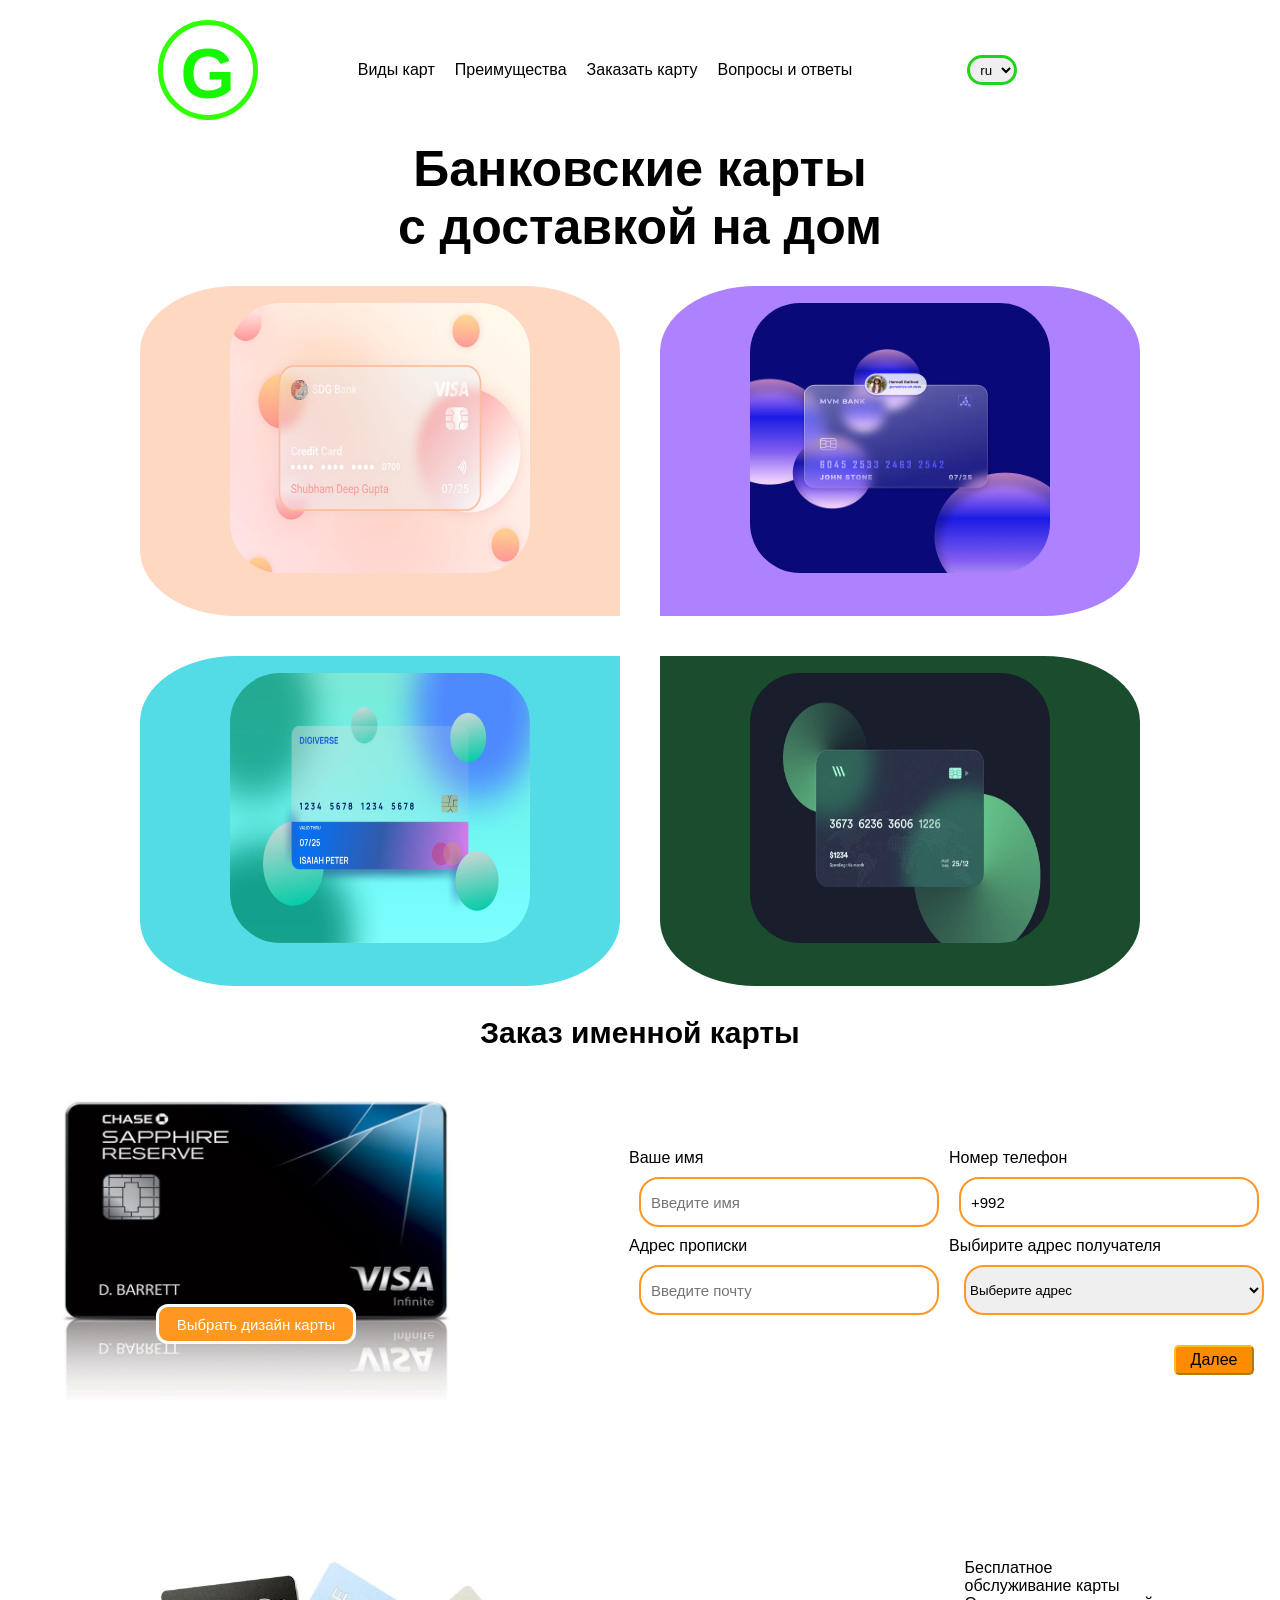
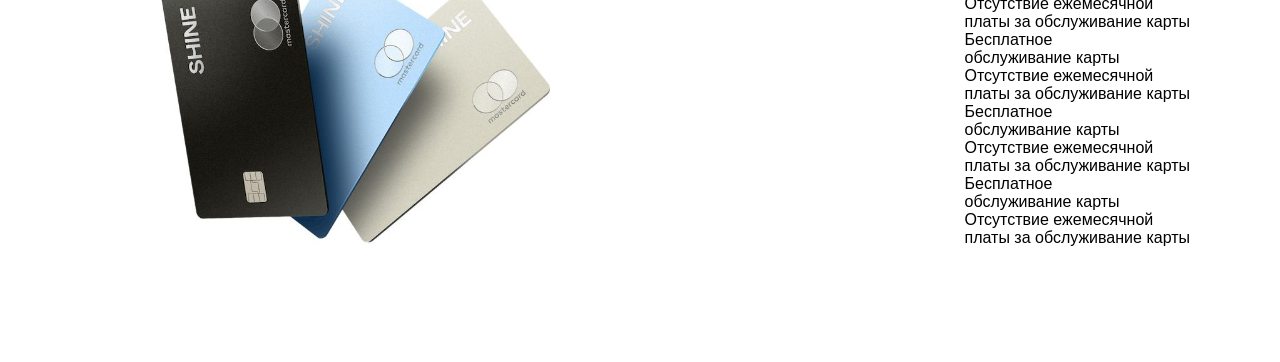
<file: card.html>
<!DOCTYPE html>
<html lang="en">
<head>
    <meta charset="UTF-8">
    <meta name="viewport" content="width=device-width, initial-scale=1.0">
    <title> Наша карта</title>
    <link rel="icon" href="img/letter-g.png">
    <link rel="stylesheet" href="Карты.css">
</head>
<body>
    <header class="header">
            <div>
                 <div class="circle">
        <div class="text-city">G</div>
                </div>
            </div>
            <div>
                <ul class="li-box">

                <li>Виды карт</li>
                <li>Преимущества</li>
                <li>Заказать карту</li>
                <li>Вопросы и ответы</li>

                </ul>
            </div>
            <select class="select">
                <option value="russia">ru</option>
                <option value="english">en</option>
            </select>
            <div>    
            </div>
      
    </header>


    <div class="bank-card-text">
        <p>Банковские карты</p> 
        <p>с доставкой на дом</p>
    </div>

    <div class="box-flex">
    <div>
    <div class="box">
            <div class="box1"> 
                <div class="img-card">
                <img src="img/card-pink.png" alt="card" width="300px" height="270px" ></div>
                <p>Именные карты</p>
            </div>

            <div class="box2">
                <div class="img-card">
                <img src="img/card-violet.png" alt="card" width="300px" height="270px" ></div>
                  <p>Кобрендовые карты</p>

            </div>

            <div class="box3">
                <div class="img-card">
                <img src="img/card-light-green.png" alt="card" width="300px" height="270px" ></div>
                 <p>G-карты</p>
                  </div>
                 

            <div class="box4">
                <div class="img-card">
                <img src="img/card-hardgreen.png" alt="card" width="300px" height="270px" ></div>
                <p>Зарплатные карты</p>
            </div>
        </div></div>
    </div>

    <div class="bank-card-text1">
        <p>Заказ именной карты</p>
    </div>

    <div class="order-flex">
        <div>
        <div>
            <img src="img/card-order.png" alt="order" width="500px" height="300px">
           
        </div>
        <div style="display: flex; justify-content: center; position: relative; top: -100px;">
         <button id="disign">Выбрать дизайн карты</button>
         </div>
        </div>

        <div>
        <div class="input-order">
            
            <div class="input">
                <p>Ваше имя</p>
                <input type="text" placeholder="Введите имя" required>

                <p>Адрес прописки</p>
                <input type="mailto" placeholder="Введите почту" required>
            </div>

            <div class="input">
                <p>Номер телефон</p>
                <input type="tel" value="+992" placeholder="+992-000-000-000" required >
                <p>Выбирите адрес получателя</p>
                <select class="order-select">
                    <option value="choose" selected>Выберите адрес</option>
                    <option value="address1">Офис г.Душанбе.Сохили.5</option>
                    <option value="address2">Офис г.Душанбе ул. Рудаки 96</option>
                    <option value="address3">доставкой (25 сомони)</option>
                </select>
               
            </div>
            
        </div>
         <button type="submit" id="button-order">Далее</button>
</div>
</div>

<div class="card-flex">
    <div>
        <img src="img/card.three.png" alt="card" width="500px">
    </div>
    <div>
        <div class="card-flex2">
        <div>
      <p>
        Бесплатное 
      </p>
      <p>
        обслуживание карты
      </p>
      <p>
        Отсутствие ежемесячной 
      </p>
      <p>платы за обслуживание карты</p>
      </div>

       <div>
      <p>
        Бесплатное 
      </p>
      <p>
        обслуживание карты
      </p>
      <p>
        Отсутствие ежемесячной 
      </p>
      <p>платы за обслуживание карты</p>
      </div>

       <div>
      <p>
        Бесплатное 
      </p>
      <p>
        обслуживание карты
      </p>
      <p>
        Отсутствие ежемесячной 
      </p>
      <p>платы за обслуживание карты</p>
      </div>

       <div>
      <p>
        Бесплатное 
      </p>
      <p>
        обслуживание карты
      </p>
      <p>
        Отсутствие ежемесячной 
      </p>
      <p>платы за обслуживание карты</p>
      </div>
        </div>
    </div>
</div>



</body>
</html>
</file>
<file: Карты.css>
*{
    margin: 0;
    padding: 0;
    box-sizing: border-box;
    font-family: Arial, "Helvetica Neue", Helvetica, sans-serif;
    
}

body{
    
    background: rgb(255, 255, 255);

}


header{
    display: flex;
    align-items: center;
    justify-content:center;
    padding: 20px;
    gap: 100px;

}


.circle{
    border: 5px solid rgb(48, 255, 6);
    border-radius: 50%;
    width: 100px;
    height: 100px;
}


.text-city{
    color: rgb(21, 247, 0);
    font-size: 70px;
    font-weight: bold;
    display: flex;
    align-items: center;
    justify-content: center;
    position: relative;
    top: 10%;
}

.li-box{
    display: flex;
    gap: 20px;
    list-style: none;

}

ul li{
    cursor: pointer;
    transition: color 0.3s ease-in-out;
}

ul li:hover{
    color: rgb(11, 180, 11);
}

/* Банковская карта */

.bank-card-text{
    text-align: center;
    font-weight: bold;
    font-size: 50px;
    
}

/* Блоки карта */

.box-flex{
    display: flex;
    align-items: center;
    justify-content: center;
    margin: 30px;
}

.box{
    display: grid;
    grid-template-columns: repeat(2,1fr);
    gap: 40px;
    width: 1000px;
    height: 700px;

}


.img-card {
    display: flex;
    justify-content: center;
    position: relative;
    top: 5%;

}

/* about box1 */

.box1 img{
    border-radius: 50px;
    
}




.box1 {
    background: rgb(255, 216, 194);
    border-radius: 20% 20% 0 20%;
    transition: all 0.3s ease;

}



.box1 p{
    color: rgb(255, 168, 117);
   text-align: end;
   position: relative;
   top: 10%;
   left: -20px;
   opacity: 0;
   font-size: 30px;
   font-weight: bold;
   transition: all 0.3s ease;
}

.box1:hover{
    border-radius: 20% 20% 50% 20%;

}

.box1:hover p{
    opacity: 1;
    
}

/* about box2 */


.box2 {
    background: rgb(173, 129, 255);
    border-radius: 20% 20% 20% 0;
    transition: all 0.3s ease;
    
}

.box2 p{
   color: rgb(142, 20, 255);
   text-align: end;
   position: relative;
   top: 10%;
   left: -20px;
   opacity: 0;
   font-size: 30px;
   font-weight: bold;
   transition: all 0.3s ease;
}


.box2:hover{
    border-radius: 20% 20% 50% 0;

}

.box2:hover p{
    opacity: 1;
    
}

.box2 img{
    border-radius: 50px;
    
}


/* about box3 */

.box3 {
    background: rgb(84, 220, 230);
    border-radius: 20% 0 20% 20%;
    transition: all 0.3s ease;
}

.box3 p{
   color: aqua;
   text-align: end;
   position: relative;
   top: 10%;
   left: -20px;
   opacity: 0;
   font-size: 30px;
   font-weight: bold;
   transition: all 0.3s ease;
}

.box3:hover{
    border-radius: 20% 0 50% 20%;

}

.box3:hover p{
    opacity: 1;
    
}

.box3 img{
    border-radius: 50px;
    
}

/* about box4 */

.box4 {
    background: rgb(25, 77, 45);
    border-radius: 0 20% 20% 20%;
    transition: all 0.3s ease;
}

.box4 p{
    color: rgb(27, 182, 27);
   text-align: end;
   position: relative;
   top: 13%;
   left: -20px;
   opacity: 0;
   font-size: 30px;
   font-weight: bold;
   transition: all 0.3s ease;
}

.box4:hover{
    border-radius: 0 20% 50% 20%;

}

.box4:hover p{
    opacity: 1;
    
}

.box4 img{
    border-radius: 50px;
    
}

/* Order */

.input-order{
    display: flex;
    align-items: center;
    justify-content: center;
}

.bank-card-text1{
    text-align: center;
    font-weight: bold;
    font-size: 30px;
    
}

.order-flex{
    display: flex;
    align-items: center;
    justify-content:center;
    gap: 10%;
    margin: 50px;
}

.input input{
    font-size: 15px;
    margin: 10px;
    padding: 10px;
    border: 2px solid rgb(255, 151, 33);
    border-radius: 20px;
    width: 300px;
    height: 50px;
    background: none;

}

.select{
    text-align: center;
    margin: 10px;
    border: 3px solid rgb(31, 212, 25);
    width: 50px;
    height: 30px;
    border-radius: 20px;
    position: relative;
    left: 5px;
}


.order-select{
    margin: 10px;
    border: 2px solid rgb(255, 151, 33);
    width: 300px;
    height: 50px;
    border-radius: 20px;
    position: relative;
    left: 5px;
}


#text-passport{
    font-size: 30px;
    font-weight: bold;
    text-align: center;
}

.box-flex-pt{
    display: flex;
    align-items: center;
    justify-content: center;
}

.box-pt{
    display: grid;
    grid-template-columns: repeat(1, 1fr);
    gap: 40px;
    width: 100px;
    height: 100px;
    background: red;
}

#disign{
    cursor: pointer;
    border-radius: 12px;
    width: 200px;
    height: 40px;
    font-size: 15px;
    color: white;
    background: rgb(255, 151, 33);
    transition: box-shadow 0.5s ease;
    border: 3px solid white;

}

#disign:hover{
    box-shadow: 0 0 18px rgb(255, 151, 33);

}

#button-order{
   padding: 3px;
   border-radius: 5px;
   height: 30px;
   width: 80px;
   margin-left: 500px;
   margin: 20px;
   border-color: rgb(255, 189, 23);
   font-size: 16px;
   margin-left: 550px;
   background: rgb(255, 140, 0);
}

.card-flex{
    margin: 50px;
    padding: 40px;
    display: flex;
    align-items: center;
    justify-content: space-between;
}

.card-flex
</file>
